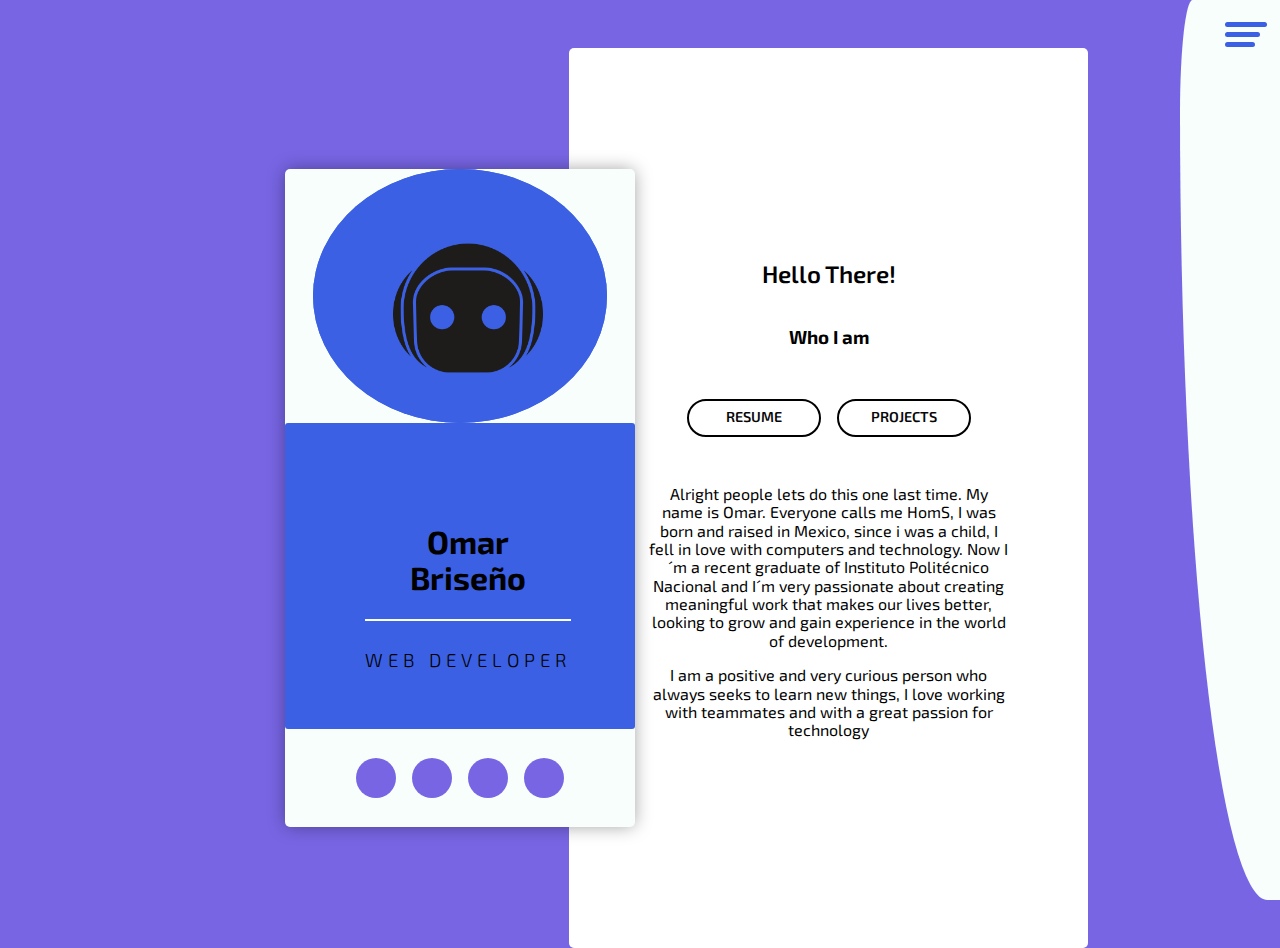
<file: about/index.html>
<!DOCTYPE html>
<html lang="en">
  <head>
    <meta charset="UTF-8" />
    <meta http-equiv="X-UA-Compatible" content="IE=edge" />
    <meta name="viewport" content="width=device-width, initial-scale=1.0" />
    <title>HomS Development | About Me</title>

    <meta name="author" content="HomS" />
    <meta
      name="description"
      content="HomS Development | I want the world to know my work"
    />
    <meta
      name="keywords"
      content="Portfolio, Desarrollo web, programador, back-end, web design, front-end, responsive, JAVA developer, coding, programming, programer, homsdev, HomS "
    />
    <meta name="viewport" content="width=device-width, initial-scale=1.0" />
    <link rel="stylesheet" href="/assets/css/normalize.css" />
    <link rel="stylesheet" href="/assets/css/main.css" />
    <link
      rel="stylesheet"
      href="https://use.fontawesome.com/releases/v5.15.1/css/all.css"
      integrity="sha384-vp86vTRFVJgpjF9jiIGPEEqYqlDwgyBgEF109VFjmqGmIY/Y4HV4d3Gp2irVfcrp"
      crossorigin="anonymous"
    />
  </head>
  <body class="about-bg">
    <header>
      <nav class="navbar">
        <div class="toggle">
          <div class="bar"></div>
        </div>
        <ul class="navbar-nav">
          <li>
            <a href="/"><i class="fas fa-home"></i>Home</a>
          </li>
          <li>
            <a href="/portfolio"><i class="fas fa-briefcase"></i>Portfolio</a>
          </li>
          <li>
            <a href="/skills"><i class="fas fa-tools"></i>Skills</a>
          </li>
          <li>
            <a href="/about"><i class="fas fa-comment-dots"></i>Contact</a>
          </li>
        </ul>
      </nav>
    </header>

    <div class="about-wrapper">
      <div class="about-left">
        <div class="about-left-content">
          <div class="shadow">
            <div class="about-img">
              <img src="/assets/img/Me.png" alt="about image" />
            </div>
          </div>
          <div>
            <h2>
              Omar <br />
              Briseño
            </h2>
            <h3>Web Developer</h3>
          </div>

          <ul class="social-icons">
            <li>
              <a href="https://www.linkedin.com/in/homsdev/"
                ><i class="fab fa-linkedin-in"></i
              ></a>
            </li>
            <li>
              <a href="https://github.com/homsdev"
                ><i class="fab fa-github"></i
              ></a>
            </li>
            <li>
              <a href="https://wa.link/n1ftr2"
                ><i class="fab fa-whatsapp"></i
              ></a>
            </li>
            <li>
              <a href="mailto: obr_dev@protonmail.com"
                ><i class="fas fa-envelope-square"></i
              ></a>
            </li>
          </ul>
        </div>
      </div>

      <div class="about-right">
        <h2>Hello There!</h2>
        <h3>Who I am</h3>
        <div class="btns">
          <a href="/assets/docs/CV_ES Version.pdf" download class="btn btn-pink"
            >resume</a
          >
          <a href="/portfolio" type="button" class="btn btn-white">projects</a>
        </div>
        <div class="me">
          <p>
            Alright people lets do this one last time. My name is Omar. Everyone
            calls me HomS, I was born and raised in Mexico, since i was a child,
            I fell in love with computers and technology. Now I´m a recent
            graduate of Instituto Politécnico Nacional and I´m very passionate
            about creating meaningful work that makes our lives better, looking
            to grow and gain experience in the world of development.
          </p>

          <p>
            I am a positive and very curious person who always seeks to learn
            new things, I love working with teammates and with a great passion
            for technology
          </p>
        </div>
      </div>
    </div>

    <script src="/assets/js/app.js"></script>
  </body>
</html>
</file>
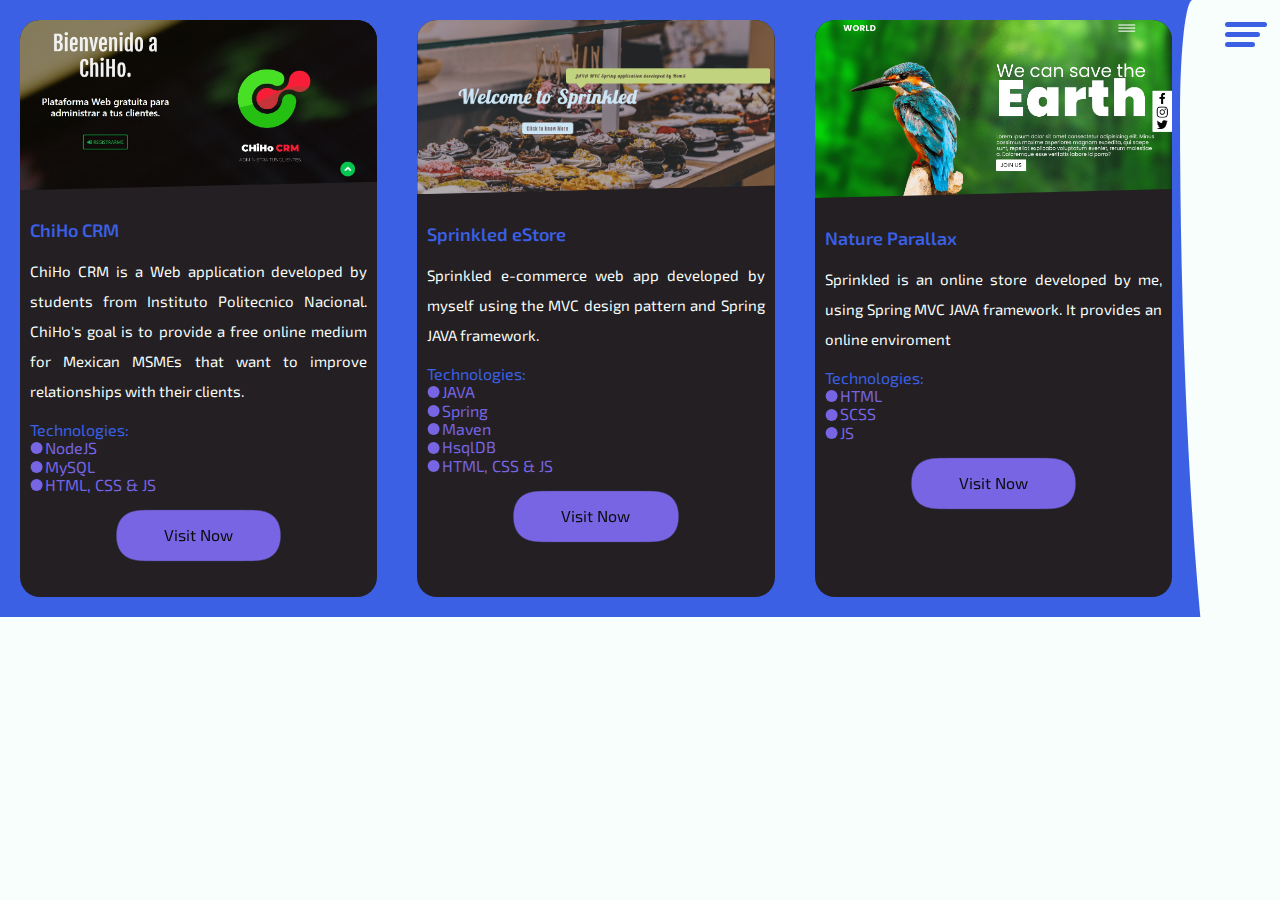
<file: portfolio/index.html>
<!DOCTYPE html>
<html lang="en">
  <head>
    <meta charset="UTF-8" />
    <meta http-equiv="X-UA-Compatible" content="IE=edge" />
    <meta name="viewport" content="width=device-width, initial-scale=1.0" />
    <title>HomS Development | Portfolio</title>

    <meta name="author" content="HomS" />
    <meta
      name="description"
      content="HomS Development | I want the world to know my work"
    />
    <meta
      name="keywords"
      content="Portfolio, Desarrollo web, programador, back-end, web design, front-end, responsive, JAVA developer, coding, programming, programer, homsdev, HomS "
    />
    <meta name="viewport" content="width=device-width, initial-scale=1.0" />
    <link rel="stylesheet" href="/assets/css/normalize.css" />
    <link rel="stylesheet" href="/assets/css/main.css" />
    <link
      rel="stylesheet"
      href="https://use.fontawesome.com/releases/v5.15.1/css/all.css"
      integrity="sha384-vp86vTRFVJgpjF9jiIGPEEqYqlDwgyBgEF109VFjmqGmIY/Y4HV4d3Gp2irVfcrp"
      crossorigin="anonymous"
    />
  </head>
  <body>
    <header>
      <nav class="navbar">
        <div class="toggle">
          <div class="bar"></div>
        </div>
        <ul class="navbar-nav">
          <li>
            <a href="/"><i class="fas fa-home"></i>Home</a>
          </li>
          <li>
            <a href="/portfolio"><i class="fas fa-briefcase"></i>Portfolio</a>
          </li>
          <li>
            <a href="/skills"><i class="fas fa-tools"></i>Skills</a>
          </li>
          <li>
            <a href="/about"><i class="fas fa-comment-dots"></i>Contact</a>
          </li>
        </ul>
      </nav>
    </header>

    <main class="portfolio">
      <div class="grid-cards">
        <div class="card">
          <div class="container-img">
            <img src="/assets/img/chiho-1.jpg" alt="" />
          </div>
          <div class="details">
            <h3>ChiHo CRM</h3>
            <p>
              ChiHo CRM is a Web application developed by students from
              Instituto Politecnico Nacional. ChiHo's goal is to provide a free
              online medium for Mexican MSMEs that want to improve relationships
              with their clients.
            </p>

            <ul>
              Technologies:
              <li>NodeJS</li>
              <li>MySQL</li>
              <li>HTML, CSS & JS</li>
            </ul>

            <a href="https://testcrmproject.herokuapp.com/">Visit Now</a>
          </div>
        </div>

        <div class="card">
          <div class="container-img">
            <img src="/assets/img/sprinkled-min.png" alt="" />
          </div>
          <div class="details">
            <h3>Sprinkled eStore</h3>
            <p>
              Sprinkled e-commerce web app developed by myself using the MVC
              design pattern and Spring JAVA framework.
            </p>

            <ul>
              Technologies:
              <li>JAVA</li>
              <li>Spring</li>
              <li>Maven</li>
              <li>HsqlDB</li>
              <li>HTML, CSS & JS</li>
            </ul>

            <a href="https://spring-demomvc.herokuapp.com">Visit Now</a>
          </div>
        </div>

        <div class="card">
          <div class="container-img">
            <img src="/assets/img/parallax-min.png" alt="" />
          </div>
          <div class="details">
            <h3>Nature Parallax</h3>
            <p>
              Sprinkled is an online store developed by me, using Spring MVC
              JAVA framework. It provides an online enviroment
            </p>

            <ul>
              Technologies:
              <li>HTML</li>
              <li>SCSS</li>
              <li>JS</li>
            </ul>

            <a href="https://spring-demomvc.herokuapp.com">Visit Now</a>
          </div>
        </div>
      </div>

      <svg
        style="visibility: hidden; position: absolute"
        width="0"
        height="0"
        xmlns="http://www.w3.org/2000/svg"
        version="1.1"
      >
        <defs>
          <filter id="goo">
            <feGaussianBlur
              in="SourceGraphic"
              stdDeviation="10"
              result="blur"
            />
            <feColorMatrix
              in="blur"
              mode="matrix"
              values="1 0 0 0 0  0 1 0 0 0  0 0 1 0 0  0 0 0 19 -9"
              result="goo"
            />
            <feComposite in="SourceGraphic" in2="goo" operator="atop" />
          </filter>
        </defs>
      </svg>
    </main>
    <script src="/assets/js/app.js"></script>
  </body>
</html>
</file>
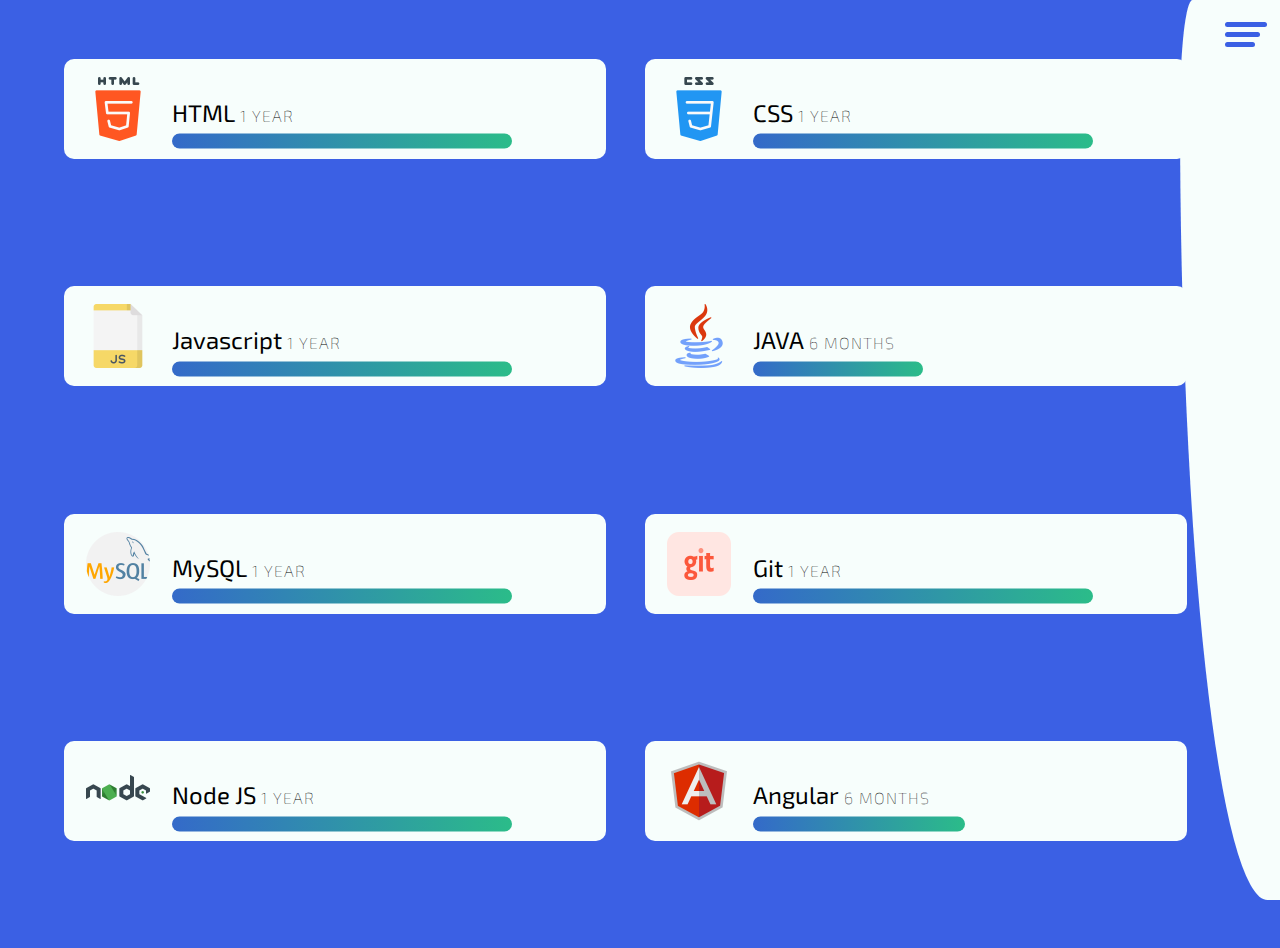
<file: skills/index.html>
<!DOCTYPE html>
<html lang="en">
  <head>
    <meta charset="UTF-8" />
    <meta http-equiv="X-UA-Compatible" content="IE=edge" />
    <meta name="viewport" content="width=device-width, initial-scale=1.0" />
    <title>HomS Development | Skills</title>

    <meta name="author" content="HomS" />
    <meta
      name="description"
      content="HomS Development | I want the world to know my work"
    />
    <meta
      name="keywords"
      content="Portfolio, Desarrollo web, programador, back-end, web design, front-end, responsive, JAVA developer, coding, programming, programer, homsdev, HomS "
    />
    <meta name="viewport" content="width=device-width, initial-scale=1.0" />
    <link rel="stylesheet" href="/assets/css/normalize.css" />
    <link rel="stylesheet" href="/assets/css/main.css" />
    <link
      rel="stylesheet"
      href="https://use.fontawesome.com/releases/v5.15.1/css/all.css"
      integrity="sha384-vp86vTRFVJgpjF9jiIGPEEqYqlDwgyBgEF109VFjmqGmIY/Y4HV4d3Gp2irVfcrp"
      crossorigin="anonymous"
    />
  </head>
  <body class="skill-bg">
    <header>
      <nav class="navbar">
        <div class="toggle">
          <div class="bar"></div>
        </div>
        <ul class="navbar-nav">
          <li>
            <a href="/"><i class="fas fa-home"></i>Home</a>
          </li>
          <li>
            <a href="/portfolio"><i class="fas fa-briefcase"></i>Portfolio</a>
          </li>
          <li>
            <a href="/skills"><i class="fas fa-tools"></i>Skills</a>
          </li>
          <li>
            <a href="/about"><i class="fas fa-comment-dots"></i>Contact</a>
          </li>
        </ul>
      </nav>
    </header>

    <main class="skill-section">
      <div class="container skills">
        <div class="skill-card" data-ani="zoom-out-right">
          <div class="logo">
            <img src="/assets/img/icons/html.png" alt="html logo" />
          </div>
          <div class="info">
            <h5 style="--p: 80">
              <i class="fas fa-tools"></i> HTML<span> 1 year </span>
            </h5>
          </div>
        </div>

        <div class="skill-card" data-ani="zoom-out-left">
          <div class="logo">
            <img src="/assets/img/icons/css.png" alt="css logo" />
          </div>
          <div class="info">
            <h5 style="--p: 80">
              <i class="fas fa-tools"></i> CSS<span> 1 year </span>
            </h5>
          </div>
        </div>

        <div class="skill-card" data-ani="zoom-out-right">
          <div class="logo">
            <img src="/assets/img/icons/javascript.png" alt="javascript logo" />
          </div>
          <div class="info">
            <h5 style="--p: 80">
              <i class="fas fa-tools"></i> Javascript<span> 1 year </span>
            </h5>
          </div>
        </div>

        <div class="skill-card" data-ani="zoom-out-left">
          <div class="logo">
            <img src="/assets/img/icons/java.png" alt="java logo" />
          </div>
          <div class="info">
            <h5 style="--p: 40">
              <i class="fas fa-tools"></i> JAVA<span> 6 months</span>
            </h5>
          </div>
        </div>

        <div class="skill-card" data-ani="zoom-out-right">
          <div class="logo">
            <img src="/assets/img/icons/mysql.png" alt="mysql logo" />
          </div>
          <div class="info">
            <h5 style="--p: 80">
              <i class="fas fa-tools"></i> MySQL<span> 1 year </span>
            </h5>
          </div>
        </div>

        <div class="skill-card" data-ani="zoom-out-left">
          <div class="logo">
            <img src="/assets/img/icons/git.png" alt="git logo" />
          </div>
          <div class="info">
            <h5 style="--p: 80">
              <i class="fas fa-tools"></i> Git<span> 1 year </span>
            </h5>
          </div>
        </div>

        <div class="skill-card" data-ani="zoom-out-left">
          <div class="logo">
            <img src="/assets/img/icons/nodejs.png" alt="nodejs logo" />
          </div>
          <div class="info">
            <h5 style="--p: 80">
              <i class="fas fa-tools"></i> Node JS<span> 1 year </span>
            </h5>
          </div>
        </div>

        <div class="skill-card" data-ani="zoom-out-left">
          <div class="logo">
            <img src="/assets/img/icons/angular.png" alt="angular logo" />
          </div>
          <div class="info">
            <h5 style="--p: 50">
              <i class="fas fa-tools"></i> Angular<span> 6 months </span>
            </h5>
          </div>
        </div>
      </div>
    </main>

    <script src="/assets/js/app.js"></script>
  </body>
</html>
</file>
<file: assets/css/main.css>
@import url("https://fonts.googleapis.com/css2?family=Exo+2:wght@100;200;300;400;500;600;700;900&display=swap");
body {
  background-color: #f7fefcff;
  font-family: "Exo 2", sans-serif;
}

main {
  margin-top: 48px;
}

.navbar {
  width: 100%;
  position: fixed;
  top: 0;
  display: -webkit-box;
  display: -ms-flexbox;
  display: flex;
  -webkit-box-orient: horizontal;
  -webkit-box-direction: reverse;
      -ms-flex-direction: row-reverse;
          flex-direction: row-reverse;
  -webkit-box-pack: justify;
      -ms-flex-pack: justify;
          justify-content: space-between;
  z-index: 1000;
}

.navbar .toggle {
  width: 48px;
  height: 48px;
  display: -webkit-box;
  display: -ms-flexbox;
  display: flex;
  -webkit-box-align: center;
      -ms-flex-align: center;
          align-items: center;
  -webkit-box-pack: center;
      -ms-flex-pack: center;
          justify-content: center;
  background-color: #3b60e4;
  border-radius: 0.5em;
  cursor: pointer;
  margin-top: 3px;
  margin-right: 3px;
}

.navbar .toggle .bar {
  position: relative;
  width: 95%;
  height: 5px;
  background-color: #080708;
  border-radius: 3px;
  -webkit-transition: all 500ms ease;
  transition: all 500ms ease;
}

.navbar .toggle .bar::before, .navbar .toggle .bar::after {
  content: "";
  width: 100%;
  height: inherit;
  position: absolute;
  background-color: inherit;
  border-radius: 3px;
}

.navbar .toggle .bar::before {
  -webkit-transform: translateY(-10px);
          transform: translateY(-10px);
}

.navbar .toggle .bar::after {
  -webkit-transform: translateY(10px);
          transform: translateY(10px);
}

.navbar-nav {
  width: 0%;
  list-style: none;
  padding: 0;
  margin: 0;
  display: -webkit-inline-box;
  display: -ms-inline-flexbox;
  display: inline-flex;
  -webkit-box-pack: space-evenly;
      -ms-flex-pack: space-evenly;
          justify-content: space-evenly;
  background-color: #231f23;
  overflow: hidden;
  -webkit-transition: all 500ms ease-in-out;
  transition: all 500ms ease-in-out;
  border-radius: 5px;
}

.navbar-nav li {
  display: -webkit-box;
  display: -ms-flexbox;
  display: flex;
  -webkit-box-align: center;
      -ms-flex-align: center;
          align-items: center;
}

.navbar-nav li a {
  font-size: 0;
  color: #3b60e4;
}

.navbar-nav li a i {
  font-size: 28px;
}

.active .navbar-nav {
  width: calc(100% - 51px);
}

.active .toggle .bar {
  -webkit-transform: rotate(360deg);
          transform: rotate(360deg);
  background-color: transparent;
}

.active .toggle .bar::before {
  background-color: #080708;
  -webkit-transform: rotate(-45deg);
          transform: rotate(-45deg);
}

.active .toggle .bar::after {
  background-color: #080708;
  -webkit-transform: rotate(45deg);
          transform: rotate(45deg);
}

.banner .bg {
  display: none;
}

.banner .text {
  width: 90%;
  margin-left: auto;
  margin-right: auto;
}

.banner .text h1 {
  position: relative;
  font-size: 48px;
  color: #f7fefcff;
}

.banner .text h1::before {
  position: absolute;
  content: "";
  width: 225px;
  height: 100%;
  background-color: #3b60e4;
  border-radius: 0.5em;
  z-index: -1;
  -webkit-transform: translateX(-5%);
          transform: translateX(-5%);
}

.banner .text h1::after {
  position: absolute;
  content: "";
  width: 30px;
  height: 30px;
  background-color: #3b60e4;
  bottom: 0;
  left: 0;
  -webkit-transform: rotate(45deg) translateX(-20px);
          transform: rotate(45deg) translateX(-20px);
  z-index: -1;
}

.banner .text p {
  font-size: 28px;
  text-align: justify;
}

.banner .text p Strong {
  color: #7765e3;
}

.banner .links {
  width: 90%;
  margin: 0 auto;
  display: -webkit-box;
  display: -ms-flexbox;
  display: flex;
  -webkit-box-pack: space-evenly;
      -ms-flex-pack: space-evenly;
          justify-content: space-evenly;
}

.banner .links a {
  padding: 1em 2em;
  border-radius: 0.5em;
  text-transform: uppercase;
  text-decoration: none;
  font-size: 18px;
}

.banner .links a:nth-child(1) {
  background-color: #7765e3;
  border: 2px solid #7765e3;
  color: #080708;
}

.banner .links a:nth-child(1):hover {
  background-color: #f7fefcff;
  border: 2px solid #080708;
  color: #080708;
}

.banner .links a:nth-child(2) {
  background-color: #f7fefcff;
  border: 2px solid #080708;
  color: #080708;
}

.banner .links a:nth-child(2):hover {
  background-color: #7765e3;
  border: 2px solid #7765e3;
  color: #080708;
}

@media only screen and (min-width: 768px) {
  body {
    background-color: #3b60e4;
  }
}

@media only screen and (min-width: 1200px) {
  body {
    background-color: #f7fefcff;
  }
}

@media only screen and (min-width: 768px) {
  main {
    margin-top: 51px;
  }
}

@media only screen and (min-width: 1200px) {
  main {
    margin-top: 0;
  }
}

@media only screen and (min-width: 1200px) {
  .navbar {
    width: 100px;
    height: 100vh;
    position: fixed;
    top: 0;
    right: 0;
    background-color: #f7fefcff;
    border-radius: 50% 0% 0% 350%;
    -webkit-perspective: 800;
            perspective: 800;
    -webkit-transition: all 800ms cubic-bezier(0.9, 0, 0.33, 1);
    transition: all 800ms cubic-bezier(0.9, 0, 0.33, 1);
    z-index: 1000;
  }
  .navbar .toggle {
    width: 48px;
    height: 48px;
    background-color: transparent;
    margin-top: 10px;
    margin-right: 20px;
  }
  .navbar .toggle .bar {
    width: 35px;
    background-color: #3b60e4;
    -webkit-transition: all 800ms cubic-bezier(0.9, 0, 0.33, 1);
    transition: all 800ms cubic-bezier(0.9, 0, 0.33, 1);
  }
  .navbar .toggle .bar::before {
    width: 42px;
  }
  .navbar .toggle .bar::after {
    width: 30px;
  }
  .navbar-nav {
    opacity: 0;
    width: 100%;
    -webkit-box-orient: vertical;
    -webkit-box-direction: normal;
        -ms-flex-direction: column;
            flex-direction: column;
    background-color: transparent;
    -webkit-transition: all 800ms cubic-bezier(0.9, 0, 0.33, 1);
    transition: all 800ms cubic-bezier(0.9, 0, 0.33, 1);
  }
  .navbar-nav li {
    -webkit-box-pack: end;
        -ms-flex-pack: end;
            justify-content: flex-end;
    -webkit-transform: translateY(35px);
            transform: translateY(35px);
    -webkit-transition: all 800ms cubic-bezier(0.9, 0, 0.33, 1);
    transition: all 800ms cubic-bezier(0.9, 0, 0.33, 1);
  }
  .navbar-nav li a {
    font-size: 24px;
    text-transform: uppercase;
    text-decoration: none;
    padding: 12px;
  }
  .navbar-nav li a i {
    margin-right: 5px;
  }
}

@media only screen and (min-width: 768px) {
  .banner {
    display: -webkit-box;
    display: -ms-flexbox;
    display: flex;
    -webkit-box-orient: vertical;
    -webkit-box-direction: normal;
        -ms-flex-direction: column;
            flex-direction: column;
    -webkit-box-pack: space-evenly;
        -ms-flex-pack: space-evenly;
            justify-content: space-evenly;
  }
  .banner .bg {
    display: block;
    position: absolute;
    top: 51px;
    width: 100%;
    height: 100%;
    -webkit-clip-path: polygon(100% 0, 100% 74%, 65% 100%, 0 100%, 0 0);
            clip-path: polygon(100% 0, 100% 74%, 65% 100%, 0 100%, 0 0);
    background-color: #f7fefcff;
    z-index: -1;
  }
  .banner h1 {
    font-size: 64px;
  }
  .banner p {
    font-size: 36px;
  }
  .banner lottie-player {
    width: 400px;
    height: 400px;
    margin: 0 auto;
  }
  .banner .links a {
    font-size: 24px;
  }
}

@media only screen and (min-width: 1200px) {
  .banner {
    width: 100%;
    height: 100vh;
    display: -ms-grid;
    display: grid;
    -ms-grid-columns: (1fr)[2];
        grid-template-columns: repeat(2, 1fr);
        grid-template-areas: "text image";
  }
  .banner .bg {
    width: 100%;
    height: 100vh;
    display: block;
    position: absolute;
    top: 0;
    z-index: -1;
    background-color: #3b60e4;
    -webkit-clip-path: polygon(60% 0, 100% 0%, 100% 100%, 40% 100%);
            clip-path: polygon(60% 0, 100% 0%, 100% 100%, 40% 100%);
  }
  .banner .text {
    -ms-grid-row: 1;
    -ms-grid-column: 1;
    grid-area: text;
    -ms-flex-item-align: center;
        -ms-grid-row-align: center;
        align-self: center;
    -webkit-transform: translateY(-25%);
            transform: translateY(-25%);
  }
  .banner .text h1 {
    font-size: 72px;
  }
  .banner .text h1::before {
    width: 350px;
  }
  .banner .text h1::after {
    width: 40px;
    height: 40px;
    -webkit-transform: rotate(45deg) translateX(-30px);
            transform: rotate(45deg) translateX(-30px);
  }
  .banner lottie-player {
    width: 600px;
    height: 600px;
    -ms-grid-row: 1;
    -ms-grid-column: 2;
    grid-area: image;
    -ms-flex-item-align: center;
        -ms-grid-row-align: center;
        align-self: center;
  }
  .banner .links {
    -ms-grid-row: 1;
    -ms-grid-column: 1;
    grid-area: text;
    margin-top: 10em;
    -ms-flex-item-align: center;
        -ms-grid-row-align: center;
        align-self: center;
    -webkit-transform: translateY(50%);
            transform: translateY(50%);
  }
  .banner .links a {
    font-size: 18px;
  }
}

@media only screen and (min-width: 1200px) {
  .active {
    width: 300px;
    border-radius: 1% 0 0 1%;
  }
  .active .navbar-nav {
    opacity: 1;
  }
  .active .navbar-nav li {
    -webkit-transform: translateY(0px);
            transform: translateY(0px);
  }
  .active .toggle .bar {
    background-color: transparent;
    -webkit-transition: all 500ms ease;
    transition: all 500ms ease;
  }
  .active .toggle .bar::before, .active .toggle .bar::after {
    width: 100%;
    background-color: #3b60e4;
  }
}

.portfolio {
  background-color: #3b60e4;
  height: 100%;
}

.grid-cards {
  width: 90%;
  display: -ms-grid;
  display: grid;
  -ms-grid-columns: (minmax(300px, 1fr))[auto-fit];
      grid-template-columns: repeat(auto-fit, minmax(300px, 1fr));
  padding: 20px;
  grid-gap: 40px;
}

.card {
  background-color: #231f23;
  border-radius: 20px;
  -webkit-transition: all 1s ease-in-out;
  transition: all 1s ease-in-out;
}

.card .container-img {
  position: relative;
  -webkit-clip-path: polygon(0 0, 100% 0, 100% 95%, 0 100%);
          clip-path: polygon(0 0, 100% 0, 100% 95%, 0 100%);
}

.card .container-img::after {
  content: "";
  height: 100%;
  width: 100%;
  position: absolute;
  top: 0;
  left: 0;
  border-radius: 20px 20px 0 0;
  opacity: 0.7;
}

.card .container-img img {
  width: 100%;
  display: block;
  border-radius: 20px 20px 0 0;
}

.card .details {
  padding: 20px 10px;
}

.card .details h3 {
  color: #3b60e4;
  font-weight: 600;
  font-size: 18px;
  margin: 10px 0 15px 0;
}

.card .details p {
  color: #f7fefcff;
  font-size: 15px;
  line-height: 30px;
  font-weight: 400;
  text-align: justify;
}

.card .details ul {
  list-style: none;
  margin: 0;
  padding: 0;
  color: #3b60e4;
}

.card .details ul li {
  color: #7765e3;
  -webkit-transform: translateX(15px);
          transform: translateX(15px);
}

.card .details ul li::before {
  content: "";
  position: absolute;
  top: 50%;
  width: 12px;
  height: 12px;
  border-radius: 50%;
  background-color: #7765e3;
  -webkit-transform: translateX(-120%) translateY(-50%);
          transform: translateX(-120%) translateY(-50%);
}

.card .details a {
  position: relative;
  width: 30%;
  display: block;
  margin: 1em auto;
  padding: 1em 2em;
  border-radius: 1em;
  background-color: #7765e3;
  text-align: center;
  text-decoration: none;
  color: #080708;
  z-index: 500;
  -webkit-filter: url("#goo");
          filter: url("#goo");
}

.card .details a::before, .card .details a::after {
  width: 4.4em;
  height: 2.95em;
  position: absolute;
  content: "";
  display: inline-block;
  background: #7765e3;
  border-radius: 50%;
  -webkit-transition: -webkit-transform 1s ease;
  transition: -webkit-transform 1s ease;
  transition: transform 1s ease;
  transition: transform 1s ease, -webkit-transform 1s ease;
  -webkit-transform: scale(0);
          transform: scale(0);
  z-index: -1;
}

.card .details a::before {
  top: -25%;
  left: 20%;
}

.card .details a::after {
  bottom: -25%;
  right: 20%;
}

.card .details a:hover::before, .card .details a:hover::after {
  -webkit-transform: none;
          transform: none;
}

.skill-bg {
  background-color: #3b60e4;
}

.skills {
  width: 90%;
  margin: 48px auto;
  display: -ms-grid;
  display: grid;
  -ms-grid-columns: 1fr;
      grid-template-columns: 1fr;
  gap: 10px;
}

.skill-card {
  width: 95%;
  border-radius: 10px;
  -webkit-transition: 2s;
  transition: 2s;
  -webkit-transition-timing-function: cubic-bezier(0.68, -0.6, 0.32, 1.6);
          transition-timing-function: cubic-bezier(0.68, -0.6, 0.32, 1.6);
  background-color: #f7fefcff;
  display: -webkit-box;
  display: -ms-flexbox;
  display: flex;
}

.skill-card .logo {
  position: relative;
  width: 20%;
}

.skill-card .logo img {
  position: absolute;
  top: 50%;
  left: 50%;
  width: 48px;
  -webkit-transform: translateY(-50%) translateX(-50%);
          transform: translateY(-50%) translateX(-50%);
}

.skill-card .info {
  -ms-flex-item-align: start;
      align-self: flex-start;
  width: 80%;
}

.skill-card .info h5 {
  font-size: 16px;
  font-weight: 400;
  margin-right: 10px;
  position: relative;
}

.skill-card .info h5::before, .skill-card .info h5::after {
  content: "";
  position: absolute;
  bottom: 0;
  left: 0;
  width: 100%;
  height: 12px;
  border-radius: 8px;
  -webkit-transform: translateY(150%);
          transform: translateY(150%);
}

.skill-card .info h5::after {
  width: calc(1% * var(--p));
  background: -webkit-gradient(linear, left top, right top, from(#346ac9), to(#2bbc89));
  background: linear-gradient(90deg, #346ac9 0%, #2bbc89 100%);
}

.skill-card .info h5 span {
  font-size: 12px;
  font-weight: 100;
  text-transform: uppercase;
  letter-spacing: 1px;
}

.skills {
  width: 90%;
  height: 100vh;
  -webkit-box-align: center;
      -ms-flex-align: center;
          align-items: center;
  margin-top: 0;
}

@media only screen and (min-width: 1200px) {
  .skills {
    -ms-grid-columns: (1fr)[2];
        grid-template-columns: repeat(2, 1fr);
  }
}

@media only screen and (min-width: 1200px) {
  .skill-card {
    height: 100px;
    -webkit-transition: 1.5s;
    transition: 1.5s;
    -webkit-transition-timing-function: cubic-bezier(0.68, -0.6, 0.32, 1.6);
            transition-timing-function: cubic-bezier(0.68, -0.6, 0.32, 1.6);
  }
  .skill-card:hover {
    -webkit-transform: scale(1.1);
            transform: scale(1.1);
  }
  .skill-card .logo img {
    width: 64px;
  }
  .skill-card .info h5 {
    font-size: 24px;
  }
  .skill-card .info h5::after, .skill-card .info h5::before {
    height: 15px;
  }
  .skill-card .info h5 span {
    font-size: 16px;
  }
}

.about-wrapper {
  margin-top: 48px;
  width: 100%;
  height: 100vh;
  display: -webkit-box;
  display: -ms-flexbox;
  display: flex;
  -webkit-box-orient: vertical;
  -webkit-box-direction: normal;
      -ms-flex-direction: column;
          flex-direction: column;
  gap: 50px;
}

.about-left {
  height: 100vh;
  display: -webkit-box;
  display: -ms-flexbox;
  display: flex;
  -webkit-box-orient: vertical;
  -webkit-box-direction: normal;
      -ms-flex-direction: column;
          flex-direction: column;
  -webkit-box-align: center;
      -ms-flex-align: center;
          align-items: center;
  -webkit-box-pack: center;
      -ms-flex-pack: center;
          justify-content: center;
  background-color: #f7fefcff;
}

.about-left-content {
  -webkit-box-shadow: 0px 0px 18px -1px rgba(0, 0, 0, 0.39);
          box-shadow: 0px 0px 18px -1px rgba(0, 0, 0, 0.39);
  border-radius: 5px;
}

.about-left-content .shadow {
  border-radius: 50%;
  width: 150px;
  height: 150px;
  position: relative;
  cursor: pointer;
  display: -webkit-box;
  display: -ms-flexbox;
  display: flex;
  margin: 0 auto;
}

.about-left-content .shadow .about-img {
  position: absolute;
  top: 0;
  left: 0;
  width: inherit;
  height: inherit;
  overflow: hidden;
  border-radius: 50%;
}

.about-left-content .shadow .about-img:hover img {
  -webkit-transform: translateY(-10px);
          transform: translateY(-10px);
}

.about-left-content .shadow .about-img img {
  width: 100%;
  -webkit-transition: all 0.5s ease-in-out;
  transition: all 0.5s ease-in-out;
}

.about-left-content div {
  background-color: #3b60e4;
  padding: 4rem 4rem 2.5rem 5rem;
  text-align: center;
  border-radius: 3px;
}

.about-left-content div h2 {
  font-size: 32px;
  margin: 2.2rem 0 0.6rem 0;
  padding-bottom: 0.7em;
  border-bottom: 2px solid #f7fefcff;
}

.about-left-content div h3 {
  text-transform: uppercase;
  font-weight: 300;
  letter-spacing: 5px;
  margin-top: 1.5em;
}

.about-left-content .social-icons {
  background: #f7fefcff;
  display: -webkit-box;
  display: -ms-flexbox;
  display: flex;
  -webkit-box-pack: center;
      -ms-flex-pack: center;
          justify-content: center;
  padding: 0.8rem 0;
}

.about-left-content .social-icons li {
  list-style-type: none;
  background: #7765e3;
  color: #fff;
  width: 40px;
  height: 40px;
  margin: 0 0.5rem;
  border-radius: 50%;
  display: -webkit-box;
  display: -ms-flexbox;
  display: flex;
  -webkit-box-pack: center;
      -ms-flex-pack: center;
          justify-content: center;
  -webkit-box-align: center;
      -ms-flex-align: center;
          align-items: center;
  font-size: 1.2rem;
  cursor: pointer;
  -webkit-transition: all 0.5s ease-in-out;
  transition: all 0.5s ease-in-out;
}

.about-left-content .social-icons li a {
  color: #fff;
}

.about-left-content .social-icons li:hover {
  background: #edffec;
}

.about-left-content .social-icons li:hover a {
  color: #080708;
}

.about-right {
  background: #fff;
  height: 100vh;
  display: -webkit-box;
  display: -ms-flexbox;
  display: flex;
  -webkit-box-orient: vertical;
  -webkit-box-direction: normal;
      -ms-flex-direction: column;
          flex-direction: column;
  -webkit-box-align: center;
      -ms-flex-align: center;
          align-items: center;
  -webkit-box-pack: center;
      -ms-flex-pack: center;
          justify-content: center;
  padding: 0 5rem;
  text-align: center;
  border-radius: 5px;
}

.about-right h1 {
  font-size: 7rem;
  text-transform: uppercase;
}

.about-right h1 span {
  color: #dd2d4a;
}

.about-right h2 {
  font-weight: 600;
}

.about-right .btns {
  display: -webkit-box;
  display: -ms-flexbox;
  display: flex;
  margin: 2rem 0;
}

.about-right .btns .btn {
  border: none;
  font-size: 0.9rem;
  text-transform: uppercase;
  text-decoration: none;
  color: #080708;
  border: 2px solid #000;
  border-radius: 20px;
  padding: 0.55rem 0;
  width: 130px;
  font-weight: 600;
  background: transparent;
  margin: 0 0.5rem;
  cursor: pointer;
}

.about-right .info {
  font-weight: 300;
  padding: 0.5rem;
  opacity: 0.8;
}

@media only screen and (min-width: 1200px) {
  .about-bg {
    background-color: #7765e3;
  }
}

@media only screen and (min-width: 1200px) {
  .about-wrapper {
    width: 85%;
    display: -ms-grid;
    display: grid;
    -ms-grid-columns: (1fr)[2];
        grid-template-columns: repeat(2, 1fr);
  }
  .about-wrapper .about-left {
    background-color: #7765e3;
  }
  .about-wrapper .about-left-content {
    background-color: #f7fefcff;
    -webkit-transform: translateX(200px);
            transform: translateX(200px);
  }
}
/*# sourceMappingURL=main.css.map */
</file>
